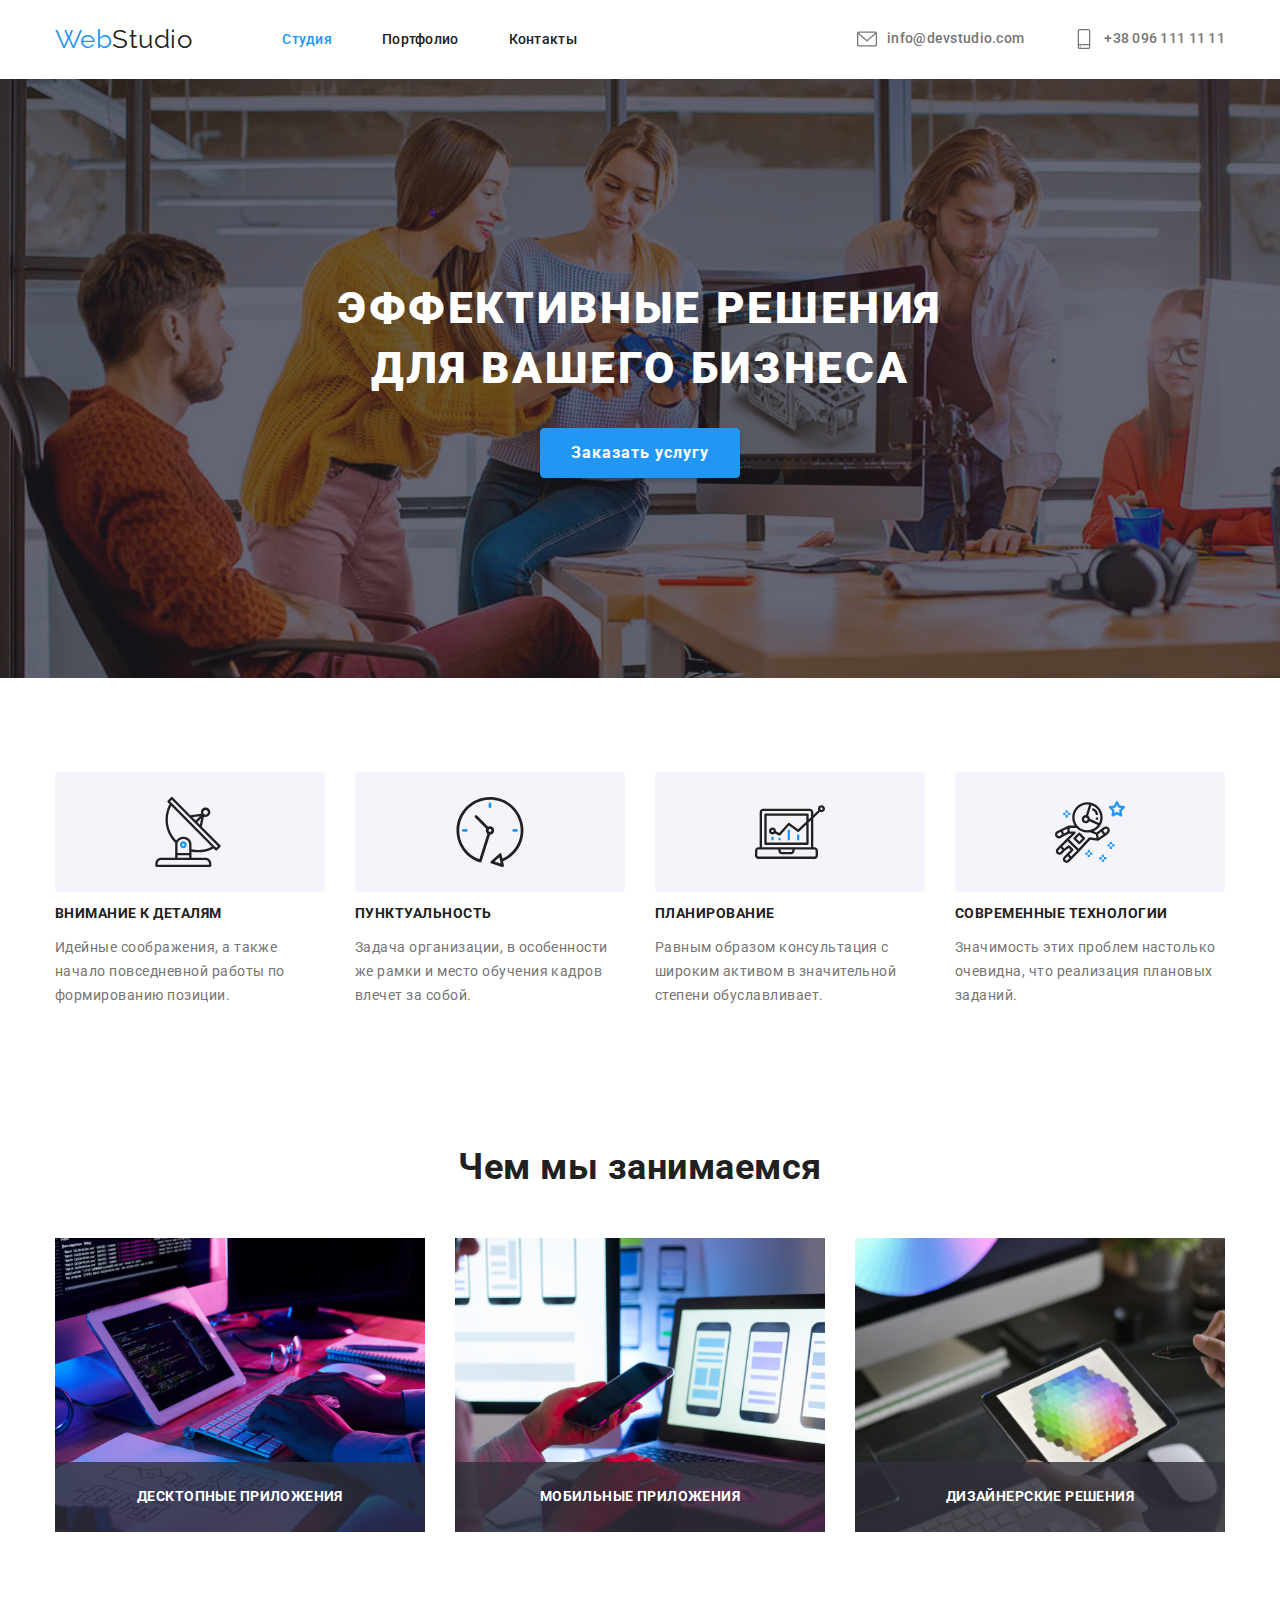
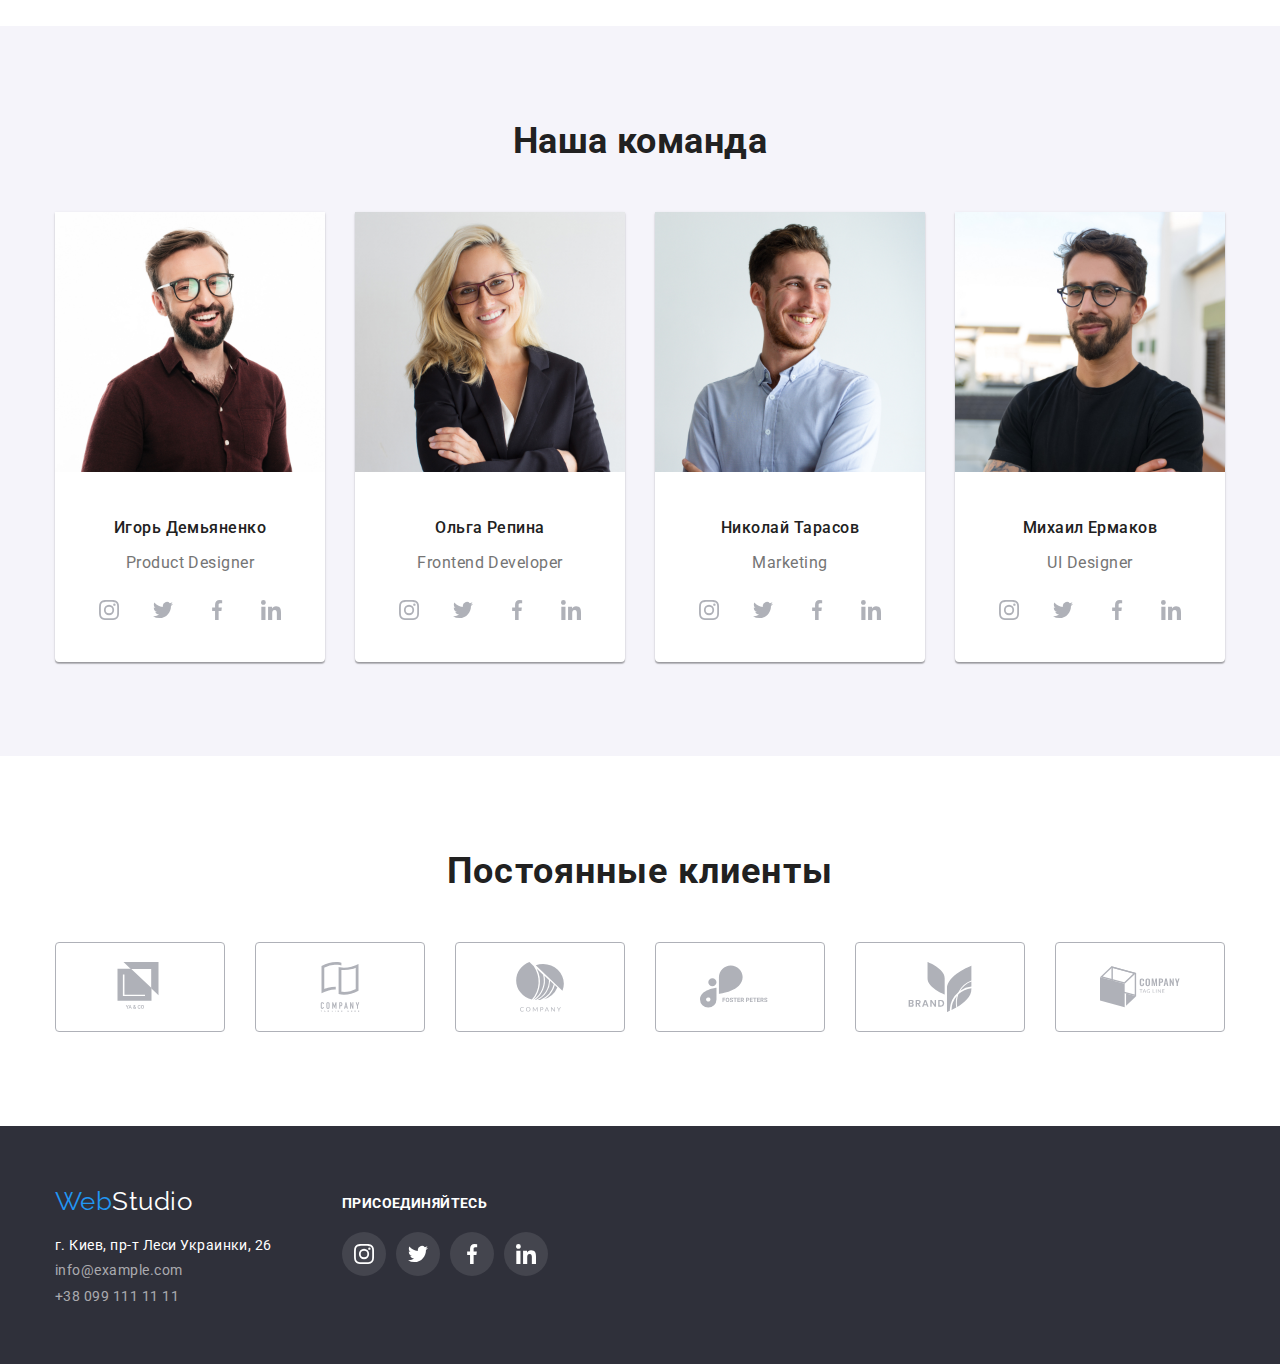
<file: index.html>
<!DOCTYPE html>
<html lang="ru">
  <head>
    <meta charset="UTF-8" />
    <meta name="viewport" content="width=device-width, initial-scale=1.0" />
    <title>Document</title>
    <link
      href="https://fonts.googleapis.com/css2?family=Raleway:wght@700&family=Roboto:wght@400;500;700;900&display=swap"
      rel="stylesheet"
    />
    <link
      rel="stylesheet"
      href="https://cdnjs.cloudflare.com/ajax/libs/modern-normalize/1.0.0/modern-normalize.min.css"
    />
    <link rel="stylesheet" href="./css/style.css" />
  </head>
  <body>
    <!--header-->
    <header class="header">
      <div class="container flexbox">
        <nav class="navigation">
          <a class="logo" href="./index.html">
            <span class="logo-first">Web</span
            ><span class="logo-second">Studio</span>
          </a>

          <ul class="list-nav list">
            <li class="nav-item">
              <a class="list-nav-link current" href="./index.html"> Студия </a>
            </li>
            <li class="nav-item">
              <a class="list-nav-link" href="./portfolio.html"> Портфолио </a>
            </li>
            <li class="nav-item">
              <a class="list-nav-link" href=""> Контакты </a>
            </li>
          </ul>
        </nav>

        <div class="address-content">
          <a
            class="address-head mail-link address-link"
            href="mailto:info@devstudio.com"
          >
            <svg class="head-icon">
              <use href="./img/icon/sprite.svg#envelope"></use>
            </svg>
            info@devstudio.com
          </a>
          <a class="address-head address-link" href="tel:+380961111111">
            <svg class="head-icon">
              <use href="./img/icon/sprite.svg#smartphone"></use>
            </svg>
            +38 096 111 11 11
          </a>
        </div>
      </div>
    </header>
    <main>
      <!--Hero-->

      <section class="hero">
        <div class="container hero-content">
          <h1 class="hero-title">
            Эффективные решения<br />
            для вашего бизнеса
          </h1>
          <div class="button-container">
            <button type="button" class="button" data-modal-open>
              Заказать услугу
            </button>
          </div>
        </div>
      </section>

      <!--features-->

      <section class="section-first features">
        <div class="container">
          <h2 class="section-title" hidden>Особенности</h2>
          <ul class="features-list list">
            <li class="features-item features-title-1">
              <h3 class="title">Внимание к деталям</h3>
              <p class="text">
                Идейные соображения, а также начало повседневной работы по
                формированию позиции.
              </p>
            </li>
            <li class="features-item features-title-2">
              <h3 class="title">Пунктуальность</h3>
              <p class="text">
                Задача организации, в особенности же рамки и место обучения
                кадров влечет за собой.
              </p>
            </li>
            <li class="features-item features-title-3">
              <h3 class="title">Планирование</h3>
              <p class="text">
                Равным образом консультация с широким активом в значительной
                степени обуславливает.
              </p>
            </li>
            <li class="features-item features-title-4">
              <h3 class="title">Современные технологии</h3>
              <p class="text">
                Значимость этих проблем настолько очевидна, что реализация
                плановых заданий.
              </p>
            </li>
          </ul>
        </div>
      </section>

      <!--employment-->

      <section class="section employment">
        <div class="container">
          <h2 class="section-title">Чем мы занимаемся</h2>
          <ul class="employment-list list">
            <li class="employment-item">
              <div class="thumb">
                <img
                  src="./img/employment/img1.svg"
                  alt="фото как человек
                  програмирует"
                  width="370"
                />
                <p class="label">Десктопные приложения</p>
              </div>
            </li>
            <li class="employment-item">
              <div class="thumb">
                <img
                  src="./img/employment/img2.svg"
                  alt="фото как человек делает
                  дизайн програмы на телефон"
                  width="370"
                />
                <p class="label">Мобильные приложения</p>
              </div>
            </li>
            <li class="employment-item">
              <div class="thumb">
                <img
                  src="./img/employment/img3.svg"
                  alt="фото как человет выбирает
                  цветовую палитру"
                  width="370"
                />
                <p class="label">Дизайнерские решения</p>
              </div>
            </li>
          </ul>
        </div>
      </section>

      <!--Our team-->

      <section class="section team">
        <div class="container">
          <h2 class="section-title">Наша команда</h2>
          <ul class="team-list list">
            <li class="team-item">
              <img
                src="./img/our_team/Игорь_Демьяненко.jpg"
                alt="на фото Игорь Демьяненко"
                width="270"
              />
              <div class="team-content">
                <h3 class="name">Игорь Демьяненко</h3>
                <p class="text">Product Designer</p>

                <ul class="list sn-list">
                  <li class="sn-item">
                    <a
                      class="sn-link"
                      href="https://www.instagram.com/"
                      target="_blank"
                      rel="noopener noreferrer"
                      aria-label="силка інстаграм"
                    >
                      <svg class="sn-icon">
                        <use href="./img/icon/sprite.svg#instagram"></use>
                      </svg>
                    </a>
                  </li>
                  <li class="sn-item">
                    <a
                      class="sn-link"
                      href="https://twitter.com/"
                      target="_blank"
                      rel="noopener noreferrer"
                      aria-label="силка твітер"
                    >
                      <svg class="sn-icon">
                        <use href="./img/icon/sprite.svg#twitter"></use>
                      </svg>
                    </a>
                  </li>
                  <li class="sn-item">
                    <a
                      class="sn-link"
                      href="https://www.facebook.com/"
                      target="_blank"
                      rel="noopener noreferrer"
                      aria-label="силка фейсбук"
                    >
                      <svg class="sn-icon">
                        <use href="./img/icon/sprite.svg#facebook"></use>
                      </svg>
                    </a>
                  </li>
                  <li class="sn-item">
                    <a
                      class="sn-link"
                      href="https://www.linkedin.com/"
                      target="_blank"
                      rel="noopener noreferrer"
                      aria-label="силка лінкедін"
                    >
                      <svg class="sn-icon">
                        <use href="./img/icon/sprite.svg#linkedin"></use>
                      </svg>
                    </a>
                  </li>
                </ul>
              </div>
            </li>

            <li class="team-item">
              <img
                src="./img/our_team/Ольга_Репина.jpg"
                alt="на фото Ольга Репина"
                width="270"
              />
              <div class="team-content">
                <h3 class="name">Ольга Репина</h3>
                <p class="text">Frontend Developer</p>
                <ul class="list sn-list">
                  <li class="sn-item">
                    <a
                      class="sn-link"
                      href="https://www.instagram.com/"
                      target="_blank"
                      rel="noopener noreferrer"
                      aria-label="силка інстаграм"
                    >
                      <svg class="sn-icon">
                        <use href="./img/icon/sprite.svg#instagram"></use>
                      </svg>
                    </a>
                  </li>
                  <li class="sn-item">
                    <a
                      class="sn-link"
                      href="https://twitter.com/"
                      target="_blank"
                      rel="noopener noreferrer"
                      aria-label="силка твітер"
                    >
                      <svg class="sn-icon">
                        <use href="./img/icon/sprite.svg#twitter"></use>
                      </svg>
                    </a>
                  </li>
                  <li class="sn-item">
                    <a
                      class="sn-link"
                      href="https://www.facebook.com/"
                      target="_blank"
                      rel="noopener noreferrer"
                      aria-label="силка фейсбук"
                    >
                      <svg class="sn-icon">
                        <use href="./img/icon/sprite.svg#facebook"></use>
                      </svg>
                    </a>
                  </li>
                  <li class="sn-item">
                    <a
                      class="sn-link"
                      href="https://www.linkedin.com/"
                      target="_blank"
                      rel="noopener noreferrer"
                      aria-label="силка лінкедін"
                    >
                      <svg class="sn-icon">
                        <use href="./img/icon/sprite.svg#linkedin"></use>
                      </svg>
                    </a>
                  </li>
                </ul>
              </div>
            </li>

            <li class="team-item">
              <img
                src="./img/our_team/Николай_Тарасов.jpg"
                alt="на фото Николай Тарасов"
                width="270"
              />
              <div class="team-content">
                <h3 class="name">Николай Тарасов</h3>
                <p class="text">Marketing</p>
                <ul class="list sn-list">
                  <li class="sn-item">
                    <a
                      class="sn-link"
                      href="https://www.instagram.com/"
                      target="_blank"
                      rel="noopener noreferrer"
                      aria-label="силка інстаграм"
                    >
                      <svg class="sn-icon">
                        <use href="./img/icon/sprite.svg#instagram"></use>
                      </svg>
                    </a>
                  </li>
                  <li class="sn-item">
                    <a
                      class="sn-link"
                      href="https://twitter.com/"
                      target="_blank"
                      rel="noopener noreferrer"
                      aria-label="силка твітер"
                    >
                      <svg class="sn-icon">
                        <use href="./img/icon/sprite.svg#twitter"></use>
                      </svg>
                    </a>
                  </li>
                  <li class="sn-item">
                    <a
                      class="sn-link"
                      href="https://www.facebook.com/"
                      target="_blank"
                      rel="noopener noreferrer"
                      aria-label="силка фейсбук"
                    >
                      <svg class="sn-icon">
                        <use href="./img/icon/sprite.svg#facebook"></use>
                      </svg>
                    </a>
                  </li>
                  <li class="sn-item">
                    <a
                      class="sn-link"
                      href="https://www.linkedin.com/"
                      target="_blank"
                      rel="noopener noreferrer"
                      aria-label="силка лінкедін"
                    >
                      <svg class="sn-icon">
                        <use href="./img/icon/sprite.svg#linkedin"></use>
                      </svg>
                    </a>
                  </li>
                </ul>
              </div>
            </li>

            <li class="team-item">
              <img
                src="./img/our_team/Михаил_Ермаков.jpg"
                alt="на фото Михаил Ермаков"
                width="270"
              />
              <div class="team-content">
                <h3 class="name">Михаил Ермаков</h3>
                <p class="text">UI Designer</p>
                <ul class="list sn-list">
                  <li class="sn-item">
                    <a
                      class="sn-link"
                      href="https://www.instagram.com/"
                      target="_blank"
                      rel="noopener noreferrer"
                      aria-label="силка інстаграм"
                    >
                      <svg class="sn-icon">
                        <use href="./img/icon/sprite.svg#instagram"></use>
                      </svg>
                    </a>
                  </li>
                  <li class="sn-item">
                    <a
                      class="sn-link"
                      href="https://twitter.com/"
                      target="_blank"
                      rel="noopener noreferrer"
                      aria-label="силка твітер"
                    >
                      <svg class="sn-icon">
                        <use href="./img/icon/sprite.svg#twitter"></use>
                      </svg>
                    </a>
                  </li>
                  <li class="sn-item">
                    <a
                      class="sn-link"
                      href="https://www.facebook.com/"
                      target="_blank"
                      rel="noopener noreferrer"
                      aria-label="силка фейсбук"
                    >
                      <svg class="sn-icon">
                        <use href="./img/icon/sprite.svg#facebook"></use>
                      </svg>
                    </a>
                  </li>
                  <li class="sn-item">
                    <a
                      class="sn-link"
                      href="https://www.linkedin.com/"
                      target="_blank"
                      rel="noopener noreferrer"
                      aria-label="силка лінкедін"
                    >
                      <svg class="sn-icon">
                        <use href="./img/icon/sprite.svg#linkedin"></use>
                      </svg>
                    </a>
                  </li>
                </ul>
              </div>
            </li>
          </ul>
        </div>
      </section>
      <!-- our clients -->
      <section class="section our-clients">
        <div class="container">
          <h2 class="title">Постоянные клиенты</h2>
          <ul class="list clients-list">
            <li class="clients-item">
              <a
                class="company-link"
                href="/"
                target="_blank"
                rel="noopener noreferrer"
              >
                <svg class="company-icon">
                  <use href="./img/icon/sprite.svg#logo-1"></use>
                </svg>
              </a>
            </li>
            <li class="clients-item">
              <a
                class="company-link"
                href="/"
                target="_blank"
                rel="noopener noreferrer"
              >
                <svg class="company-icon">
                  <use href="./img/icon/sprite.svg#logo-2"></use>
                </svg>
              </a>
            </li>
            <li class="clients-item">
              <a
                class="company-link"
                href="/"
                target="_blank"
                rel="noopener noreferrer"
              >
                <svg class="company-icon">
                  <use href="./img/icon/sprite.svg#logo-3"></use>
                </svg>
              </a>
            </li>
            <li class="clients-item">
              <a
                class="company-link"
                href="/"
                target="_blank"
                rel="noopener noreferrer"
              >
                <svg class="company-icon">
                  <use href="./img/icon/sprite.svg#logo-4"></use>
                </svg>
              </a>
            </li>
            <li class="clients-item">
              <a
                class="company-link"
                href="/"
                target="_blank"
                rel="noopener noreferrer"
              >
                <svg class="company-icon">
                  <use href="./img/icon/sprite.svg#logo-5"></use>
                </svg>
              </a>
            </li>
            <li class="clients-item">
              <a
                class="company-link"
                href="/"
                target="_blank"
                rel="noopener noreferrer"
              >
                <svg class="company-icon">
                  <use href="./img/icon/sprite.svg#logo-6"></use>
                </svg>
              </a>
            </li>
          </ul>
        </div>
      </section>
    </main>
    <!--footer-->
    <footer class="footer">
      <div class="container footer-content">
        <div class="footer-address">
          <a class="logo-bottom" href="./index.html">
            <span class="logo-first">Web</span
            ><span class="logo-third">Studio</span>
          </a>
          <address>
            <ul class="all-address list">
              <li class="address">г. Киев, пр-т Леси Украинки, 26</li>
              <li>
                <a class="address-foot-first" href="mailto:info@example.com">
                  info@example.com
                </a>
              </li>
              <li>
                <a class="address-foot-second" href="tel:+380991111111">
                  +38 099 111 11 11
                </a>
              </li>
            </ul>
          </address>
        </div>

        <div class="sn-foot">
          <p class="sn-title">присоединяйтесь</p>
          <ul class="list footer-list">
            <li class="footer-item">
              <a
                class="footer-link"
                href="https://www.instagram.com/"
                target="_blank"
                rel="noopener noreferrer"
                aria-label="силка інстаграм"
              >
                <svg class="footer-icon">
                  <use href="./img/icon/sprite.svg#instagram"></use>
                </svg>
              </a>
            </li>
            <li class="footer-item">
              <a
                class="footer-link"
                href="https://twitter.com/"
                target="_blank"
                rel="noopener noreferrer"
                aria-label="силка твітер"
              >
                <svg class="footer-icon">
                  <use href="./img/icon/sprite.svg#twitter"></use>
                </svg>
              </a>
            </li>
            <li class="footer-item">
              <a
                class="footer-link"
                href="https://www.facebook.com/"
                target="_blank"
                rel="noopener noreferrer"
                aria-label="силка фейсбук"
              >
                <svg class="footer-icon">
                  <use href="./img/icon/sprite.svg#facebook"></use>
                </svg>
              </a>
            </li>
            <li class="footer-item">
              <a
                class="footer-link"
                href="https://www.linkedin.com/"
                target="_blank"
                rel="noopener noreferrer"
                aria-label="силка лінкедін"
              >
                <svg class="footer-icon">
                  <use href="./img/icon/sprite.svg#linkedin"></use>
                </svg>
              </a>
            </li>
          </ul>
        </div>
      </div>
    </footer>

    <div class="backdrop is-hidden" data-modal>
      <div class="modal white-bg">
        <p>modal</p>
        <button type="button" class="btn-close" data-modal-close>
          <svg class="close-icon">
            <use href="./img/icon/sprite.svg#close"></use>
          </svg>
        </button>
      </div>
    </div>

    <script src="./js/script.js"></script>
  </body>
</html>
</file>
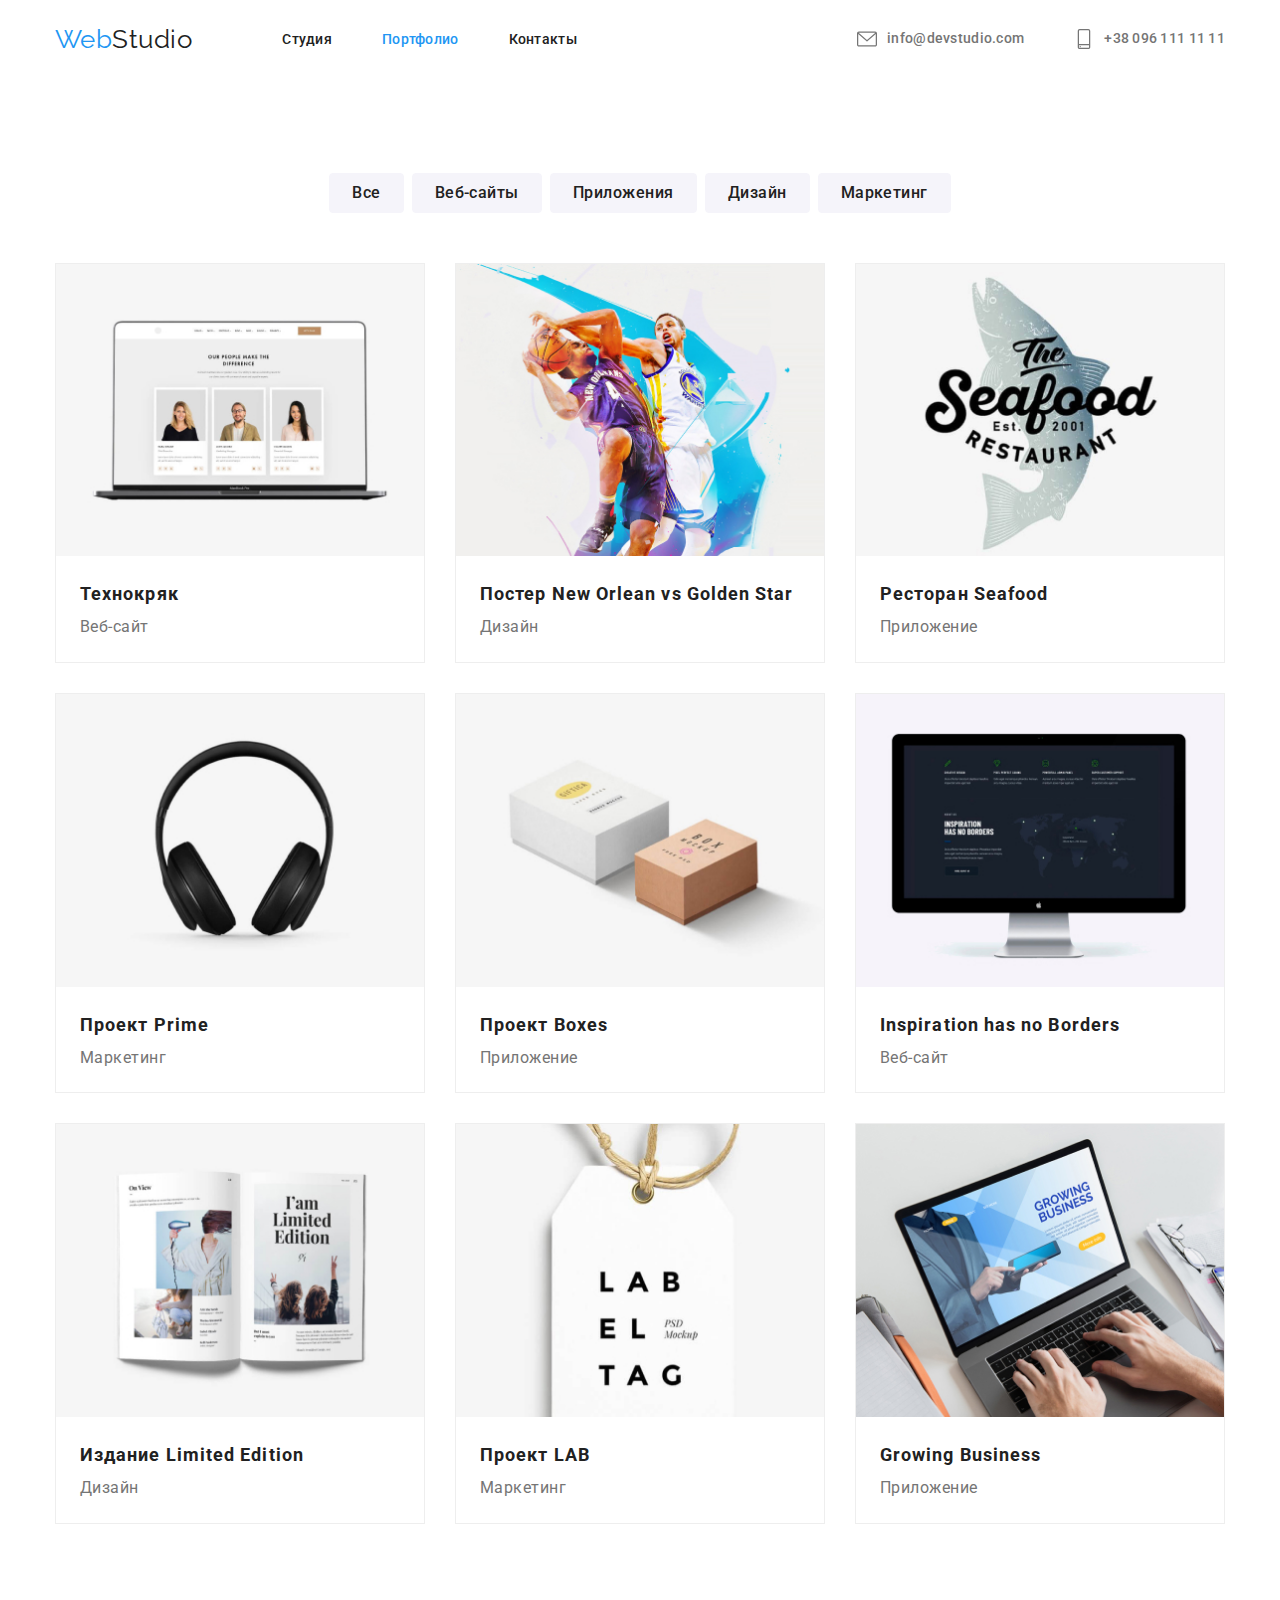
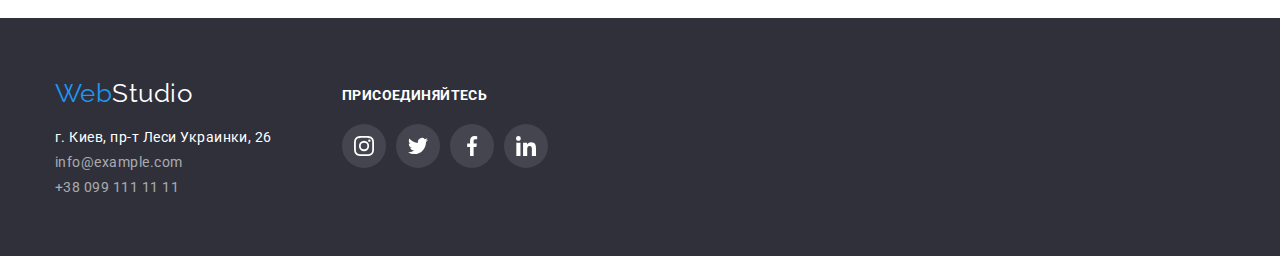
<file: portfolio.html>
<!DOCTYPE html>
<html lang="ru">
  <head>
    <meta charset="UTF-8" />
    <meta name="viewport" content="width=device-width, initial-scale=1.0" />
    <title>Document</title>

    <link
      href="https://fonts.googleapis.com/css2?family=Raleway:wght@700&family=Roboto:wght@400;500;700;900&display=swap"
      rel="stylesheet"
    />
    <link
      rel="stylesheet"
      href="https://cdnjs.cloudflare.com/ajax/libs/modern-normalize/1.0.0/modern-normalize.min.css"
    />
    <link rel="stylesheet" href="./css/style.css" />
  </head>

  <body>
    <!--header-->
    <header class="header">
      <div class="container flexbox">
        <nav class="navigation">
          <a class="logo" href="./index.html">
            <span class="logo-first">Web</span
            ><span class="logo-second">Studio</span>
          </a>

          <ul class="list-nav list">
            <li class="nav-item">
              <a class="list-nav-link" href="./index.html"> Студия </a>
            </li>
            <li class="nav-item">
              <a class="list-nav-link current" href="./portfolio.html">
                Портфолио
              </a>
            </li>
            <li class="nav-item">
              <a class="list-nav-link" href=""> Контакты </a>
            </li>
          </ul>
        </nav>

        <div class="address-content">
          <a
            class="address-head mail-link address-link"
            href="mailto:info@devstudio.com"
          >
            <svg class="head-icon">
              <use href="./img/icon/sprite.svg#envelope"></use>
            </svg>
            info@devstudio.com
          </a>
          <a class="address-head address-link" href="tel:+380961111111">
            <svg class="head-icon">
              <use href="./img/icon/sprite.svg#smartphone"></use>
            </svg>
            +38 096 111 11 11
          </a>
        </div>
      </div>
    </header>
    <!-- Hero -->
    <main>
      <section class="section portfolio">
        <div class="container">
          <h1 class="second-hero" hidden>Портфолио</h1>

          <!-- types of jobs -->

          <ul class="buttons-list list">
            <li class="button-item">
              <button type="button" class="projects">Все</button>
            </li>
            <li class="button-item">
              <button type="button" class="projects">Веб-сайты</button>
            </li>
            <li class="button-item">
              <button type="button" class="projects">Приложения</button>
            </li>
            <li class="button-item">
              <button type="button" class="projects">Дизайн</button>
            </li>
            <li class="button-item">
              <button type="button" class="projects">Маркетинг</button>
            </li>
          </ul>

          <ul class="projects-list list">
            <li class="project-item">
              <div class="description-box">
                <img
                  src="./img/portfolio/portfolio1.jpg"
                  alt="Проект веб-сайта"
                  width="370"
                />
                <div class="description">
                  <p class="description-text">
                    Технокряк это современная площадка распространения
                    коронавируса. Компании используют эту платформу для
                    цифрового шпионажа и атак на защищённые сервера конкурентов.
                  </p>
                </div>
                <div class="portfolio-content">
                  <h2 class="title">Технокряк</h2>
                  <p class="text">Веб-сайт</p>
                </div>
              </div>
            </li>
            <li class="project-item">
              <div class="description-box">
                <img
                  src="./img/portfolio/portfolio2.jpg"
                  alt="Проект дизайна"
                  width="370"
                />
                <div class="description">
                  <p class="description-text">
                    Технокряк это современная площадка распространения
                    коронавируса. Компании используют эту платформу для
                    цифрового шпионажа и атак на защищённые сервера конкурентов.
                  </p>
                </div>
                <div class="portfolio-content">
                  <h2 class="title">Постер New Orlean vs Golden Star</h2>
                  <p class="text">Дизайн</p>
                </div>
              </div>
            </li>
            <li class="project-item">
              <div class="description-box">
                <img
                  src="./img/portfolio/portfolio3.jpg"
                  alt="Проект приложения"
                  width="370"
                />
                <div class="description">
                  <p class="description-text">
                    Технокряк это современная площадка распространения
                    коронавируса. Компании используют эту платформу для
                    цифрового шпионажа и атак на защищённые сервера конкурентов.
                  </p>
                </div>
                <div class="portfolio-content">
                  <h2 class="title">Ресторан Seafood</h2>
                  <p class="text">Приложение</p>
                </div>
              </div>
            </li>
            <li class="project-item">
              <div class="description-box">
                <img
                  src="./img/portfolio/portfolio4.jpg"
                  alt="Проект маркетинга"
                  width="370"
                />
                <div class="description">
                  <p class="description-text">
                    Технокряк это современная площадка распространения
                    коронавируса. Компании используют эту платформу для
                    цифрового шпионажа и атак на защищённые сервера конкурентов.
                  </p>
                </div>
                <div class="portfolio-content">
                  <h2 class="title">Проект Prime</h2>
                  <p class="text">Маркетинг</p>
                </div>
              </div>
            </li>
            <li class="project-item">
              <div class="description-box">
                <img
                  src="./img/portfolio/portfolio5.jpg"
                  alt="Проект приложения"
                  width="370"
                />
                <div class="description">
                  <p class="description-text">
                    Технокряк это современная площадка распространения
                    коронавируса. Компании используют эту платформу для
                    цифрового шпионажа и атак на защищённые сервера конкурентов.
                  </p>
                </div>
                <div class="portfolio-content">
                  <h2 class="title">Проект Boxes</h2>
                  <p class="text">Приложение</p>
                </div>
              </div>
            </li>
            <li class="project-item">
              <div class="description-box">
                <img
                  src="./img/portfolio/portfolio6.jpg"
                  alt="Проект веб-сайта"
                  width="370"
                />
                <div class="description">
                  <p class="description-text">
                    Технокряк это современная площадка распространения
                    коронавируса. Компании используют эту платформу для
                    цифрового шпионажа и атак на защищённые сервера конкурентов.
                  </p>
                </div>
                <div class="portfolio-content">
                  <h2 class="title">Inspiration has no Borders</h2>
                  <p class="text">Веб-сайт</p>
                </div>
              </div>
            </li>
            <li class="project-item">
              <div class="description-box">
                <img
                  src="./img/portfolio/portfolio7.jpg"
                  alt="Проект дизайна"
                  width="370"
                />
                <div class="description">
                  <p class="description-text">
                    Технокряк это современная площадка распространения
                    коронавируса. Компании используют эту платформу для
                    цифрового шпионажа и атак на защищённые сервера конкурентов.
                  </p>
                </div>
                <div class="portfolio-content">
                  <h2 class="title">Издание Limited Edition</h2>
                  <p class="text">Дизайн</p>
                </div>
              </div>
            </li>
            <li class="project-item">
              <div class="description-box">
                <img
                  src="./img/portfolio/portfolio8.jpg"
                  alt="Проект маркетинга"
                  width="370"
                />
                <div class="description">
                  <p class="description-text">
                    Технокряк это современная площадка распространения
                    коронавируса. Компании используют эту платформу для
                    цифрового шпионажа и атак на защищённые сервера конкурентов.
                  </p>
                </div>
                <div class="portfolio-content">
                  <h2 class="title">Проект LAB</h2>
                  <p class="text">Маркетинг</p>
                </div>
              </div>
            </li>
            <li class="project-item">
              <div class="description-box">
                <img
                  src="./img/portfolio/portfolio9.jpg"
                  alt="Проект приложения"
                  width="370"
                />
                <div class="description">
                  <p class="description-text">
                    Технокряк это современная площадка распространения
                    коронавируса. Компании используют эту платформу для
                    цифрового шпионажа и атак на защищённые сервера конкурентов.
                  </p>
                </div>
                <div class="portfolio-content">
                  <h2 class="title">Growing Business</h2>
                  <p class="text">Приложение</p>
                </div>
              </div>
            </li>
          </ul>
        </div>
      </section>
    </main>

    <!--footer-->
    <footer class="footer">
      <div class="container footer-content">
        <div class="footer-address">
          <a class="logo-bottom" href="./index.html">
            <span class="logo-first">Web</span
            ><span class="logo-third">Studio</span>
          </a>
          <address>
            <ul class="all-address list">
              <li class="address">г. Киев, пр-т Леси Украинки, 26</li>
              <li>
                <a class="address-foot-first" href="mailto:info@example.com">
                  info@example.com
                </a>
              </li>
              <li>
                <a class="address-foot-second" href="tel:+380991111111">
                  +38 099 111 11 11
                </a>
              </li>
            </ul>
          </address>
        </div>

        <div class="sn-foot">
          <p class="sn-title">присоединяйтесь</p>
          <ul class="list footer-list">
            <li class="footer-item">
              <a
                class="footer-link"
                href="https://www.instagram.com/"
                target="_blank"
                rel="noopener noreferrer"
                aria-label="силка інстаграм"
              >
                <svg class="footer-icon">
                  <use href="./img/icon/sprite.svg#instagram"></use>
                </svg>
              </a>
            </li>
            <li class="footer-item">
              <a
                class="footer-link"
                href="https://twitter.com/"
                target="_blank"
                rel="noopener noreferrer"
                aria-label="силка твітер"
              >
                <svg class="footer-icon">
                  <use href="./img/icon/sprite.svg#twitter"></use>
                </svg>
              </a>
            </li>
            <li class="footer-item">
              <a
                class="footer-link"
                href="https://www.facebook.com/"
                target="_blank"
                rel="noopener noreferrer"
                aria-label="силка фейсбук"
              >
                <svg class="footer-icon">
                  <use href="./img/icon/sprite.svg#facebook"></use>
                </svg>
              </a>
            </li>
            <li class="footer-item">
              <a
                class="footer-link"
                href="https://www.linkedin.com/"
                target="_blank"
                rel="noopener noreferrer"
                aria-label="силка лінкедін"
              >
                <svg class="footer-icon">
                  <use href="./img/icon/sprite.svg#linkedin"></use>
                </svg>
              </a>
            </li>
          </ul>
        </div>
      </div>
    </footer>
  </body>
</html>
</file>
<file: css/style.css>
/* full site */
/* Колір основного тексту #757575 */
/* Колір вторинного тексту #212121 */
/* білий #FFFFFF */
/* акцент #2196F3 */
/* вторинний фон #2F303A */
/* третинний фон #F5F4FA */
/* футер rgba(255, 255, 255, 0.6) */

:root {
  --primary-text-color: #757575;
  --title-text-color: #212121;
  --accent-color: #2196f3;
  --primary-white-color: #ffffff;
  --additional-color: rgba(255, 255, 255, 0.6);
  --second-background: #2f303a;
  --additional-background: #f5f4fa;
  --social-color: #afb1b8;
}

*,
*::after,
*::before {
  box-sizing: inherit;
}

html {
  box-sizing: border-box;
}

body {
  background-color: var(--primary-white-color);
  color: var(--primary-text-color);

  font-family: Roboto, sans-serif;
  letter-spacing: 0.03em;
}

.container {
  width: 1200px;
  padding-left: 15px;
  padding-right: 15px;
  margin-left: auto;
  margin-right: auto;
  /* outline: 1px solid teal; */
}

a {
  text-decoration: none;
}

h2,
h3 {
  color: var(--title-text-color);
}

img {
  display: block;
  max-width: 100%;
  height: auto;
}

.list {
  list-style: none;
  margin: 0;
  padding: 0;
}
/* header */
/* logo */
/* navigation */
.header {
  padding-top: 24px;
  padding-bottom: 24px;
  background-color: var(--primary-white-color);
}
.header .flexbox {
  justify-content: flex-end;
  align-items: center;
}
.flexbox {
  display: flex;
}
.navigation {
  display: flex;
  align-items: center;
  margin-right: auto;
}

.logo {
  margin-right: 90px;
}

.logo {
  font-family: Raleway, cursive;
  font-size: 26px;
  line-height: 1.19;
}

.logo .logo-first {
  color: var(--accent-color);
}

.logo .logo-second {
  color: var(--title-text-color);
}

.logo-bottom .logo-first {
  color: var(--accent-color);
}

/* .logo-bottom .logo-second {
  color: var(--title-text-color);
} */
.logo-bottom .logo-third {
  color: var(--primary-white-color);
}

.list-nav {
  display: flex;
  align-items: center;
}

.nav-item:not(:last-child) {
  margin-right: 50px;
}

/* .list-nav-link {
  margin-right: 50px;
} */

.list-nav .list-nav-link {
  color: var(--title-text-color);
  font-weight: 500;
  font-size: 14px;
  line-height: 1.14;
  letter-spacing: 0.02em;
}
.list-nav .list-nav-link:hover,
.list-nav .list-nav-link:focus {
  color: var(--accent-color);
}
.list-nav .list-nav-link.current {
  color: var(--accent-color);
}

.address-content {
  display: flex;
  justify-content: center;
}
.address-link {
  display: flex;
  justify-content: center;
  align-items: center;
  background-color: var(--primary-white-color);
}

.head-icon {
  width: 20px;
  height: 20px;
  fill: var(--primary-text-color);
  margin-right: 10px;
}

.address-head:hover .head-icon,
.address-head:focus .head-icon {
  fill: var(--accent-color);
}

.mail-link {
  margin-right: 50px;
}
.address-head {
  color: var(--primary-text-color);
  font-weight: 500;
  font-size: 14px;
  line-height: 1.14;
  letter-spacing: 0.02em;
}
.address-head:hover,
.address-head:focus {
  color: var(--accent-color);
}
/* main */
.section-first {
  padding-top: 94px;
}

.section {
  padding-top: 94px;
  padding-bottom: 94px;
}

/* hero */
.hero {
  background-image: linear-gradient(
      90deg,
      rgba(47, 48, 58, 0.4),
      rgba(47, 48, 58, 0.4)
    ),
    url(../img/bacground/hero.jpg);
  background-color: #c4c4c4;
  background-size: cover;
  background-repeat: no-repeat;
}

.hero-title {
  color: var(--primary-white-color);
  /* background-color: var(--second-background); */
  font-weight: 900;
  font-size: 44px;
  line-height: 1.36;
  text-align: center;
  letter-spacing: 0.06em;
  text-transform: uppercase;
  padding-top: 200px;
  margin-block-start: 0;
}

/* .hero-content {
  width: 100%;
} */

.button {
  font-weight: 700;
  font-size: 16px;
  line-height: 1.87;
  letter-spacing: 0.06em;

  width: 200px;
  height: 50px;
  margin-left: auto;
  margin-right: auto;

  display: block;
  border: 1px solid var(--accent-color);
  color: var(--primary-white-color);
  background-color: var(--accent-color);
  border-radius: 4px;
  text-align: center;
  box-shadow: 0px 4px 4px rgba(0, 0, 0, 0.15);

  cursor: pointer;
}

.button-container {
  padding-bottom: 200px;
}

/*modal*/

.white-bg {
  background-color: var(--primary-white-color);
}

.backdrop.is-hidden {
  opacity: 0;
  visibility: hidden;
  pointer-events: none;
  transition: 300ms linear 0.7s;
}

.backdrop {
  position: fixed;
  top: 0;
  left: 0;
  width: 100%;
  height: 100%;
  background-color: rgba(0, 0, 0, 0.2);
  overflow: auto;
}

.is-hidden .modal {
  top: -100%;
  transform: translateX(-50%) scale(0.1);
}

.modal {
  position: absolute;
  top: 10%;
  left: 50%;
  transform: translateX(-50%) scale(1);
  width: 100%;
  max-width: 528px;
  min-height: 581px;
  padding: 40px;
  transition: all 0.5s;
}

.btn-close {
  position: absolute;
  top: 8px;
  right: 8px;

  width: 30px;
  height: 30px;
  border-radius: 50%;
}

.close-icon {
  width: 11px;
  height: 11px;
  fill: #000000;
}

.btn-close:hover .close-icon,
.btn-close:focus .close-icon {
  fill: var(--accent-color);
}

/* h3 {
  color: var(--title-text-color);
} */
/* all section */
.section-title {
  font-weight: 700;
  font-size: 36px;
  line-height: 1.17;
  text-align: center;
}

/* features */
.features {
  background-color: var(--primary-white-color);
}

.features-list {
  display: flex;
  flex-wrap: wrap;
}

.features-item {
  width: calc((100% - 30px * 3) / 4);
  margin-right: 30px;
  margin-bottom: 30px;
}

.features-item:nth-child(4n) {
  margin-right: 0;
}
.features-item:nth-last-child(-n + 4) {
  margin-bottom: 0;
}

.features-title-1::before {
  content: "";

  display: block;
  width: 270px;
  height: 120px;
  background-image: url(../img/icon/Group.svg);
  background-repeat: no-repeat;
  background-color: var(--additional-background);
  border-radius: 4px;
  border-left: 100px solid var(--additional-background);
  border-right: 100px solid var(--additional-background);
  border-top: 25px solid var(--additional-background);
  border-bottom: 25px solid var(--additional-background);
}

.features-title-2::before {
  content: "";

  display: block;
  width: 270px;
  height: 120px;
  background-image: url(../img/icon/clock.svg);
  background-repeat: no-repeat;
  background-color: var(--additional-background);
  border-radius: 4px;
  border-left: 100px solid var(--additional-background);
  border-right: 100px solid var(--additional-background);
  border-top: 25px solid var(--additional-background);
  border-bottom: 25px solid var(--additional-background);
}

.features-title-3::before {
  content: "";

  display: block;
  width: 270px;
  height: 120px;
  background-image: url(../img/icon/diagram.svg);
  background-repeat: no-repeat;
  background-color: var(--additional-background);
  border-radius: 4px;
  border-left: 100px solid var(--additional-background);
  border-right: 100px solid var(--additional-background);
  border-top: 25px solid var(--additional-background);
  border-bottom: 25px solid var(--additional-background);
}

.features-title-4::before {
  content: "";

  display: block;
  width: 270px;
  height: 120px;
  background-image: url(../img/icon/astronaut.svg);
  background-repeat: no-repeat;
  background-color: var(--additional-background);
  border-radius: 4px;
  border-left: 100px solid var(--additional-background);
  border-right: 100px solid var(--additional-background);
  border-top: 25px solid var(--additional-background);
  border-bottom: 25px solid var(--additional-background);
}

/* .features-title-2::before {
  content: "";
  width: 100px;
  height: 25px;
}

.features-title-3::before {
  content: "";
  width: 100px;
  height: 25px;
}

.features-title-4::before {
  content: "";
  width: 100px;
  height: 25px;
} */

.features-list .title {
  font-weight: 700;
  font-size: 14px;
  line-height: 1.14;
  text-transform: uppercase;
}

.features-list .text {
  font-size: 14px;
  line-height: 1.71;
}

/* employment */
.employment {
  background-color: var(--primary-white-color);
}

.employment .section-title {
  margin-bottom: 50px;
}

.employment-list {
  display: flex;
  flex-wrap: wrap;
}

.employment-item {
  width: calc((100% - 30px * 2) / 3);
  margin-right: 30px;
  margin-bottom: 30px;
}

.employment-item:nth-child(3n) {
  margin-right: 0;
}

.employment-item:nth-last-child(-n + 3) {
  margin-bottom: 0;
}

.thumb {
  position: relative;
}

.thumb > .label {
  position: absolute;
  bottom: 0;
  left: 0;
  right: 0;
  margin: 0;
  padding-top: 27px;
  padding-bottom: 27px;

  font-weight: 700;
  font-size: 14px;
  line-height: 1.14;
  text-align: center;

  letter-spacing: 0.03em;
  text-transform: uppercase;

  color: var(--primary-white-color);
  background: rgba(47, 48, 58, 0.8);
}

/* team */
.team {
  background-color: var(--additional-background);
}

.team .section-title {
  margin-bottom: 50px;
  margin-top: 0;
}

.team-list {
  display: flex;
  flex-wrap: wrap;
}
.team-item {
  background-color: var(--primary-white-color);
  box-shadow: 0px 1px 3px rgba(0, 0, 0, 0.12), 0px 1px 1px rgba(0, 0, 0, 0.14),
    0px 2px 1px rgba(0, 0, 0, 0.2);
  border-radius: 0px 0px 4px 4px;
}

.team-item {
  width: calc((100% - 30px * 3) / 4);
  margin-right: 30px;
  margin-bottom: 40px;
}

.team-item:nth-child(4n) {
  margin-right: 0;
}

.team-item:nth-last-child(-n + 4) {
  margin-bottom: 0;
}

.team-content {
  padding-top: 30px;
  padding-bottom: 30px;
}

.team-list .name {
  font-weight: 500;
  font-size: 16px;
  line-height: 1.19;
  text-align: center;
}

.team-list .text {
  font-size: 16px;
  line-height: 1.19;
  text-align: center;
}

.sn-list {
  display: flex;
  justify-content: center;
}

.sn-item:not(:last-child) {
  margin-right: 10px;
}

.sn-link {
  display: flex;
  justify-content: center;
  align-items: center;
  width: 44px;
  height: 44px;
  background-color: transparent;
  border-radius: 50%;
}

.sn-icon {
  width: 20px;
  height: 20px;
  fill: var(--social-color);
}

.sn-link:hover,
.sn-link:focus {
  background-color: var(--accent-color);
}

.sn-link:hover .sn-icon,
.sn-link:focus .sn-icon {
  fill: var(--primary-white-color);
}

/* our clients */
.our-clients .title {
  color: var(--title-text-color);
  font-weight: 700;
  font-size: 36px;
  line-height: 1.17;
  text-align: center;
  letter-spacing: 0.03em;
  margin-top: 0;
  margin-bottom: 50px;
}

.clients-list {
  display: flex;
  justify-content: center;
}

.clients-item:not(:last-child) {
  margin-right: 30px;
}

.company-link {
  display: flex;
  justify-content: center;
  align-items: center;
  width: 170px;
  height: 90px;
  background-color: transparent;
  border-radius: 4px;
  border: 1px solid var(--social-color);
}

.company-icon {
  width: 80px;
  height: 50px;
  fill: var(--social-color);
}

.company-link:hover,
.company-link:focus {
  border: 1px solid var(--accent-color);
}

.company-link:hover .company-icon,
.company-link:focus .company-icon {
  fill: var(--accent-color);
}

/* second pages */

/* hero */

.second-hero {
  color: var(--title-text-color);
}

/* buttons */
.buttons-list {
  display: flex;
  flex-wrap: wrap;
  justify-content: center;
  margin-bottom: 50px;
}

.button-item:not(:last-child) {
  /* width: calc((100% - 8px * 4) / 5); */
  margin-right: 8px;
}

.buttons-list .projects {
  color: var(--title-text-color);
  background-color: var(--additional-background);
  font-weight: 500;
  font-size: 16px;
  line-height: 1.62;
  font-family: inherit;
  letter-spacing: inherit;
  border: 1px solid var(--additional-background);
  padding: 6px 22px;
  border-radius: 4px;
  cursor: pointer;
  /* font-family: Roboto, sans-serif; */
}
.buttons-list .projects:hover,
.buttons-list .projects:focus {
  box-shadow: 0px 3px 1px rgba(0, 0, 0, 0.1), 0px 1px 2px rgba(0, 0, 0, 0.08),
    0px 2px 2px rgba(0, 0, 0, 0.12);
  color: var(--primary-white-color);
  background-color: var(--accent-color);
  border: 1px solid var(--accent-color);
}

/* projects */

.projects-list {
  display: flex;
  flex-wrap: wrap;
}

.project-item {
  width: calc((100% - 30px * 2) / 3);
  border: 1px solid #eeeeee;
  margin-right: 30px;
  margin-bottom: 30px;

  cursor: pointer;
}

.project-item:hover,
.project-item:focus {
  box-shadow: 0px 1px 1px rgba(0, 0, 0, 0.12), 0px 4px 4px rgba(0, 0, 0, 0.06),
    1px 4px 6px rgba(0, 0, 0, 0.16);
}

.project-item:nth-child(3n) {
  margin-right: 0;
}

.project-item:nth-last-child(-n + 3) {
  margin-bottom: 0;
}

.portfolio-content {
  padding-top: 20px;
  padding-bottom: 20px;
  padding-left: 24px;
  padding-right: 24px;

  position: relative;
  z-index: 2;
  background-color: var(--primary-white-color);
}

.projects-list .title {
  font-weight: 700;
  font-size: 18px;
  line-height: 2;
  letter-spacing: 0.06em;
  margin: 0;
}

.projects-list .text {
  font-size: 16px;
  line-height: 1.87;
  margin: 0;
}

.description-box:hover .description,
.description-box:focus .description {
  transform: translatey(0);
}

.description-box {
  position: relative;
  overflow: hidden;
}

.description {
  position: absolute;
  top: 0;
  left: 0;
  width: 100%;
  height: 74%;
  background-color: rgba(33, 150, 243, 0.9);

  z-index: 1;

  transform: translatey(105%);
  transition: 250ms cubic-bezier(0.4, 0, 0.2, 1);
}

.description > .description-text {
  color: var(--primary-white-color);
  padding: 63px 24px;
  margin: 0;
  font-size: 18px;
  line-height: 1.56;
  letter-spacing: 0.03em;
}

.description code {
  display: inline-block;
  padding: 2px 4px;
  border-radius: 2px;
  background-color: #fff;
  color: #2a2a2a;
}

/* footer */
.footer {
  background-color: var(--second-background);
}

.footer-content {
  display: flex;
}

.sn-foot {
  margin-top: 70px;
  margin-left: 70px;
}

.logo-bottom {
  font-family: Raleway, cursive;
  font-size: 26px;
  line-height: 1.19;
}

.logo-bottom {
  display: inline-block;
  margin-bottom: 20px;
  margin-top: 60px;
}

.all-address {
  font-style: normal;
  font-size: 14px;
  line-height: 1.17;
}

.address {
  color: var(--primary-white-color);
}

.address {
  margin-bottom: 9px;
}

.address-foot-first,
.address-foot-second {
  color: var(--additional-color);
}

.address-foot-first {
  display: inline-block;
  margin-bottom: 9px;
}

.address-foot-second {
  display: inline-block;
  margin-bottom: 60px;
}

/* .sn-foot {
  display: flex;
} */

.sn-title {
  color: var(--primary-white-color);
  font-weight: 700;
  font-size: 14px;
  line-height: 1.14;
  letter-spacing: 0.03em;
  text-transform: uppercase;
  margin-top: 0;
  margin-bottom: 20px;
}

.footer-list {
  display: flex;
  justify-content: center;
}

.footer-item:not(:last-child) {
  margin-right: 10px;
}

.footer-link {
  display: flex;
  justify-content: center;
  align-items: center;
  width: 44px;
  height: 44px;
  background-color: rgba(255, 255, 255, 0.1);
  border-radius: 50%;
}

.footer-link:hover,
.footer-link:focus {
  background-color: var(--accent-color);
}

.footer-link:hover .footer-icon,
.footer-link:focus .footer-icon {
  fill: var(--primary-white-color);
}

.footer-icon {
  width: 20px;
  height: 20px;
  fill: var(--primary-white-color);
}
</file>
